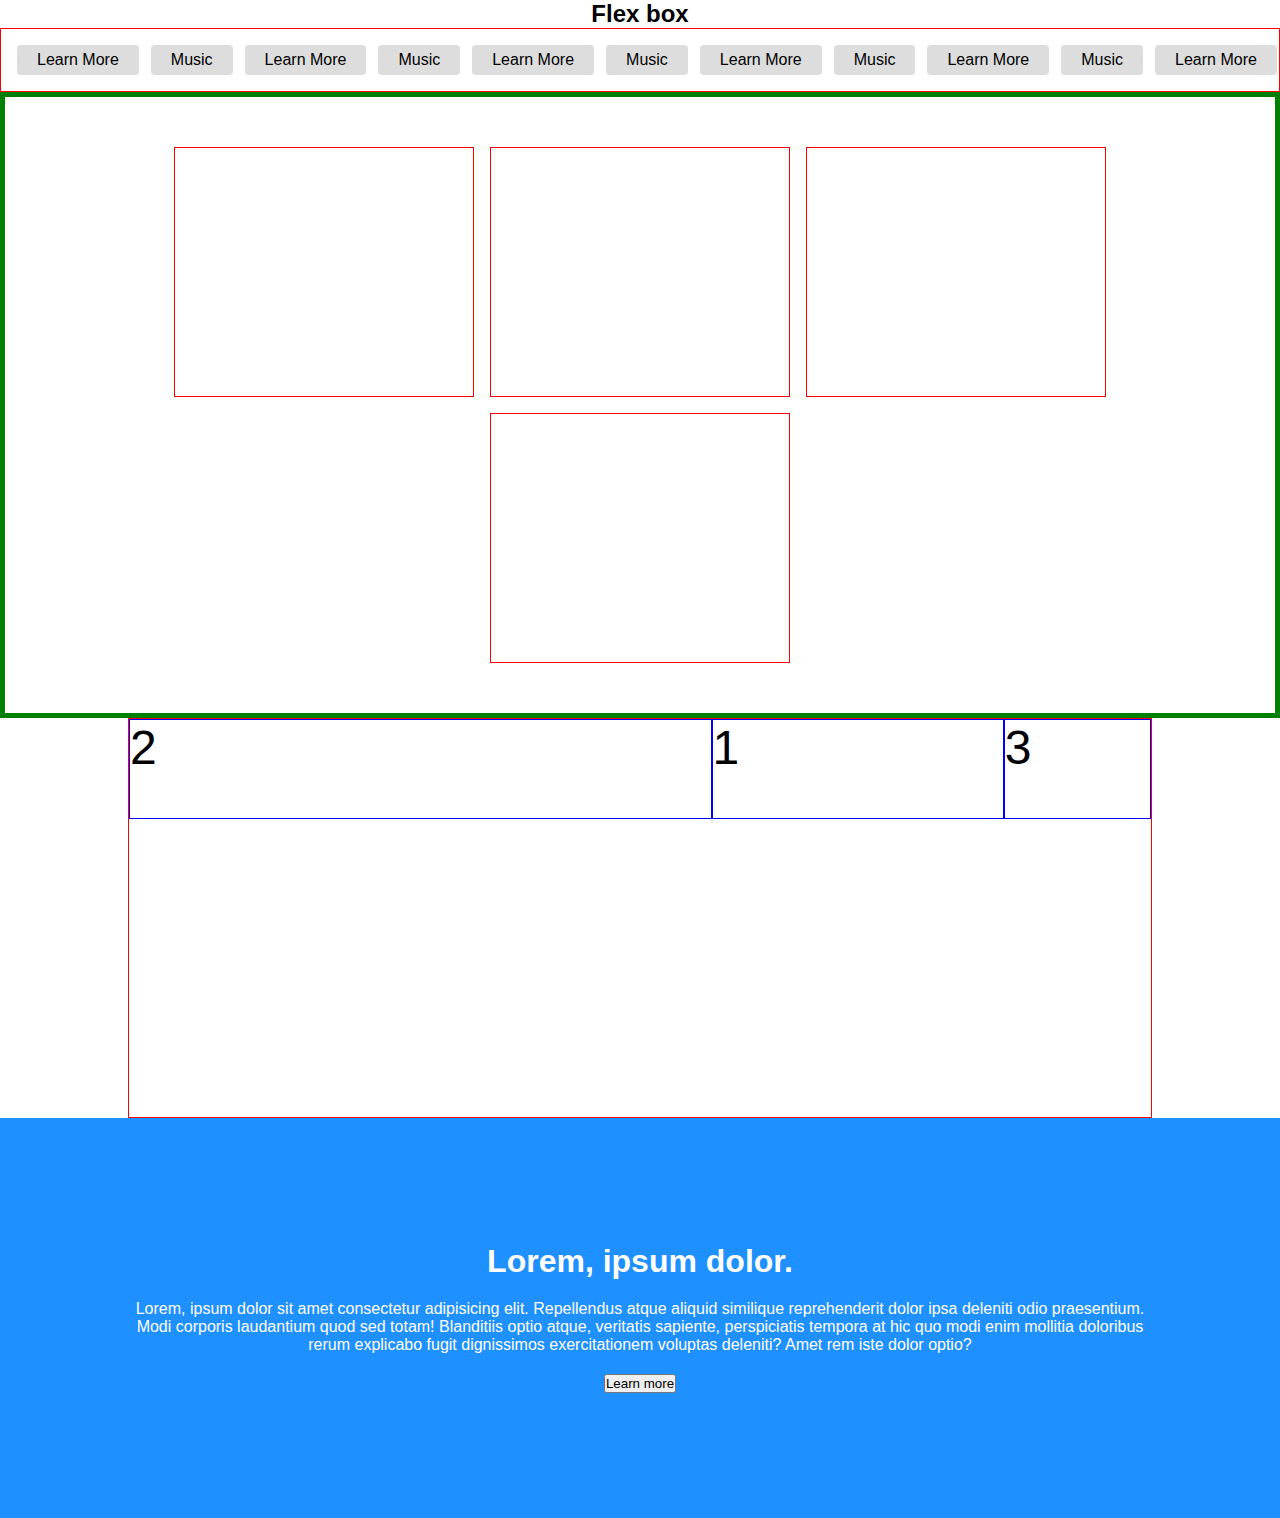
<file: index.html>
<!DOCTYPE html>
<html lang="en">
<head>
    <meta charset="UTF-8">
    <meta http-equiv="X-UA-Compatible" content="IE=edge">
    <meta name="viewport" content="width=device-width, initial-scale=1.0">
    <title>Document</title>
    <link rel="stylesheet" href="./style.css">
</head>
<body>

    <h2 class="title">Flex box</h2>

    <div class="navbar__bottom">
        <p>Learn More</p>
        <p>Music</p>
        <p>Learn More</p>
        <p>Music</p>
        <p>Learn More</p>
        <p>Music</p>
        <p>Learn More</p>
        <p>Music</p>
        <p>Learn More</p>
        <p>Music</p>
        <p>Learn More</p>
        <p>Music</p>
        <p>Learn More</p>
        <p>Music</p>
        <p>Learn More</p>
        <p>Music</p>
        <p>Learn More</p>
        <p>Music</p>
        <p>Learn More</p>
        <p>Music</p>
        <p>Learn More</p>
        <p>Music</p>
        <p>Learn More</p>
        <p>Music</p> 
        <p>Learn More</p>
        <p>Music</p>
        <p>Learn More</p>
        <p>Music</p>
        <p>Learn More</p>
        <p>Music</p>
        <p>Learn More</p>
        <p>Music</p>
        <p>Learn More</p>
        <p>Music</p>
        
    </div>

    <div class="main">
        <div class="card"></div>
        <div class="card"></div>
        <div class="card"></div>
        <div class="card"></div>
    </div>
    
    <div class="container">
        <div class="box first">1</div>
        <div class="box second">2</div>
        <div class="box third">3</div>
    </div>
     
    <div class="text">
        <h1>Lorem, ipsum dolor.</h1>
        <p>Lorem, ipsum dolor sit amet consectetur adipisicing elit. Repellendus atque aliquid similique reprehenderit dolor ipsa deleniti odio praesentium. Modi corporis laudantium quod sed totam! Blanditiis optio atque, veritatis sapiente, perspiciatis tempora at hic quo modi enim mollitia doloribus rerum explicabo fugit dignissimos exercitationem voluptas deleniti? Amet rem iste dolor optio?</p>
        <button>Learn more</button>
    </div>



</body>
</html>
</file>
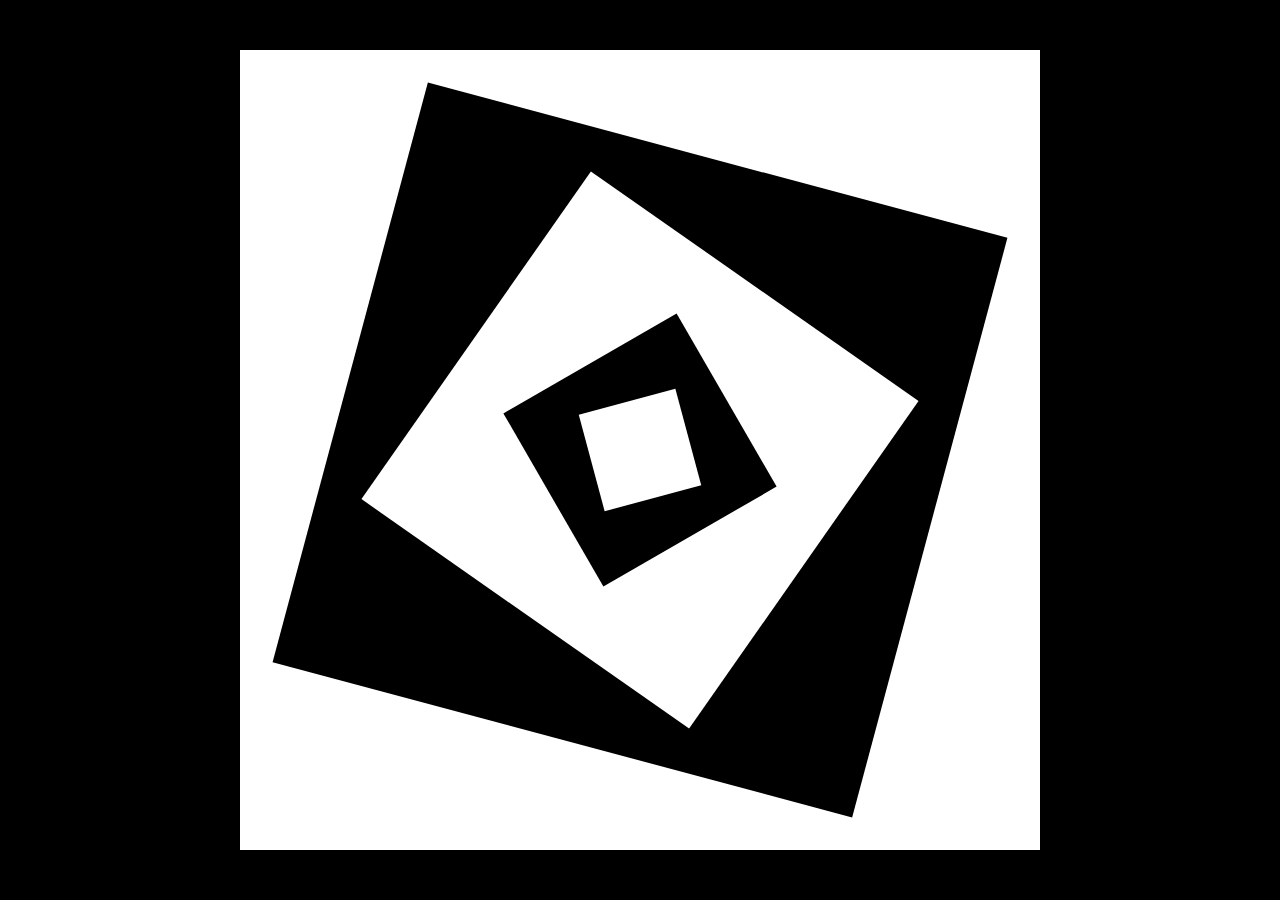
<file: hw1.html>
<!DOCTYPE html>
<html lang="en">
<head>
    <meta charset="UTF-8">
    <meta http-equiv="X-UA-Compatible" content="IE=edge">
    <meta name="viewport" content="width=device-width, initial-scale=1.0">
    <title>Document</title>
    <link rel="stylesheet" href="./hw1.css">
</head>
<body>
    <section class="box">
        <div class="box1">
            <div class="box2">
                <div class="box3">
                    <div class="box4">
                        <div class="box5"></div>
                    </div>
                </div>
            </div>
        </div>
    </section>
    
</body>
</html>
</file>
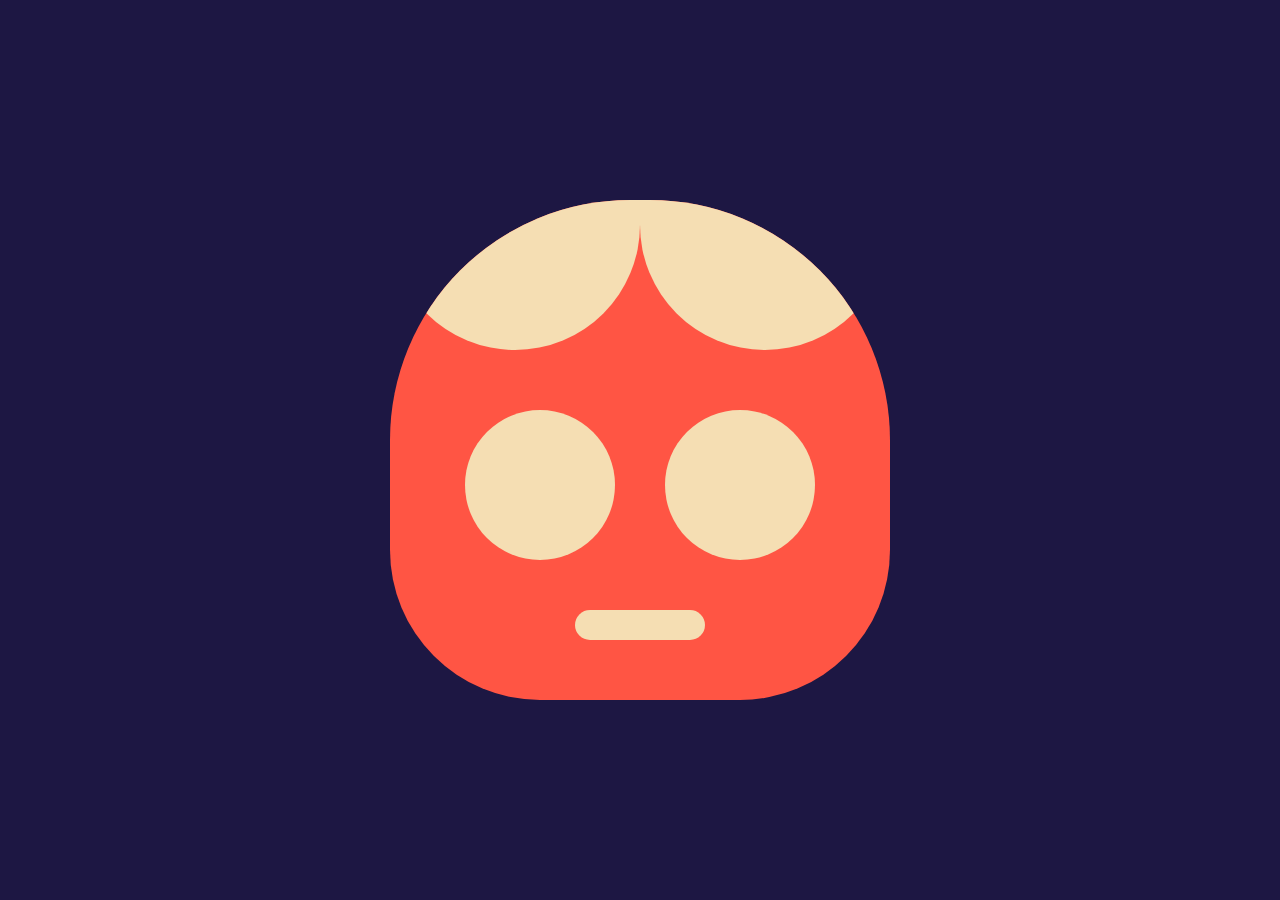
<file: hw2.html>
<!DOCTYPE html>
<html lang="en">
<head>
    <meta charset="UTF-8">
    <meta http-equiv="X-UA-Compatible" content="IE=edge">
    <meta name="viewport" content="width=device-width, initial-scale=1.0">
    <title>Document</title>
    <link rel="stylesheet" href="./hw2.css">
</head>
<body>
    <div class="box">
        <div class="main">
            <div class="hair"></div>
            <div class="hair"></div>
        </div>
        <div class="eyes">
             <div class="eye first"></div>
             <div class="eye "></div>
        </div>
        <div class="mouth"></div>
    </div>
</body>
</html>
</file>
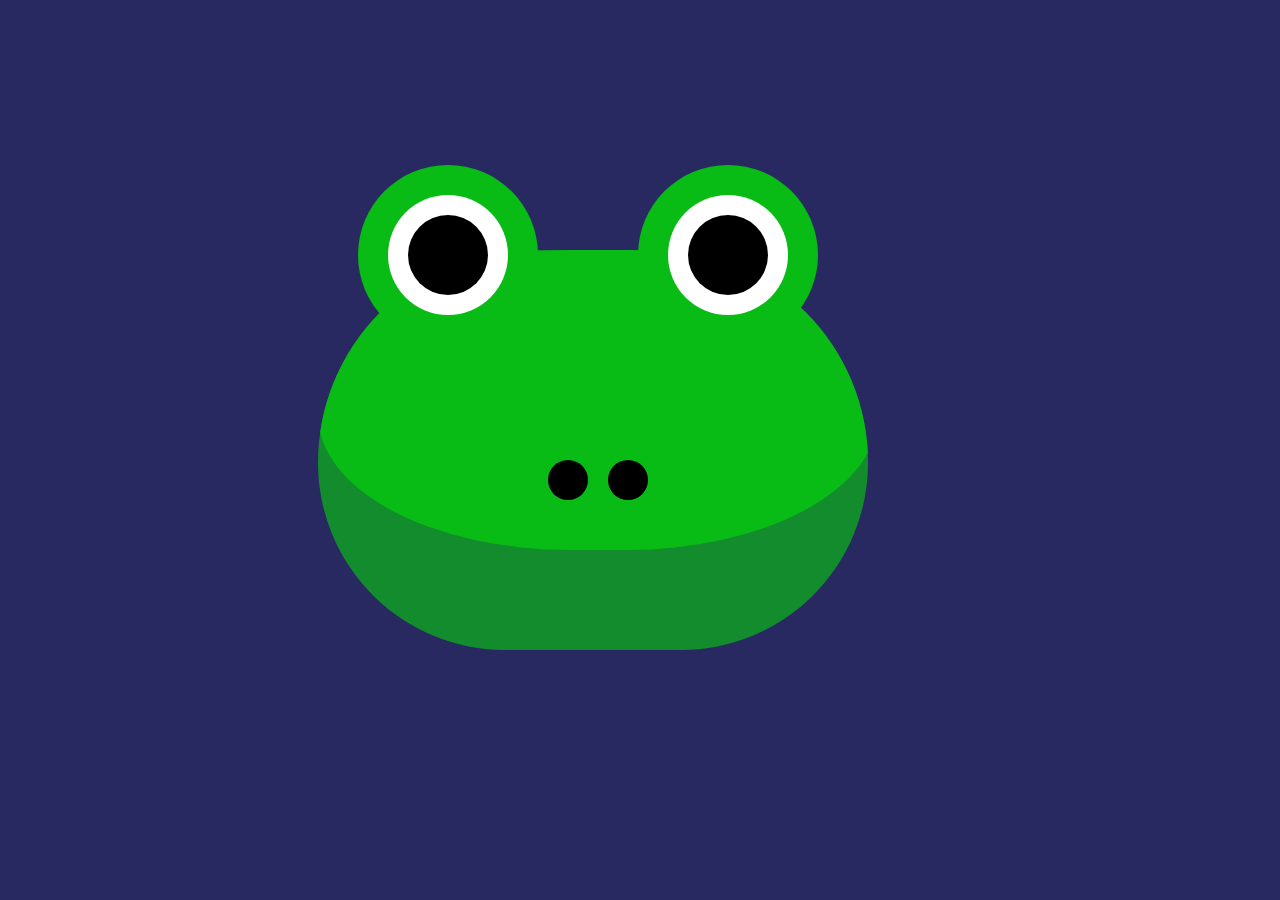
<file: plus.html>
<!DOCTYPE html>
<html lang="en">
<head>
    <meta charset="UTF-8">
    <meta http-equiv="X-UA-Compatible" content="IE=edge">
    <meta name="viewport" content="width=device-width, initial-scale=1.0">
    <title>Document</title>
    <link rel="stylesheet" href="./plus.css">
</head>
<body>
    <section class="main">
        <div class="eye">
            <div class="circle">
                <div class="inner_circle"></div>
            </div>
        </div>
        <div class="eye right">
            <div class="circle">
                <div class="inner_circle"></div>
            </div>
        </div>
        <div class="head">
            
            <div class="background">
                
                <div class="nose"></div>
                <div class="nose second"></div>
            </div>
         
        </div>
    </section>





    
</body>
</html>
</file>
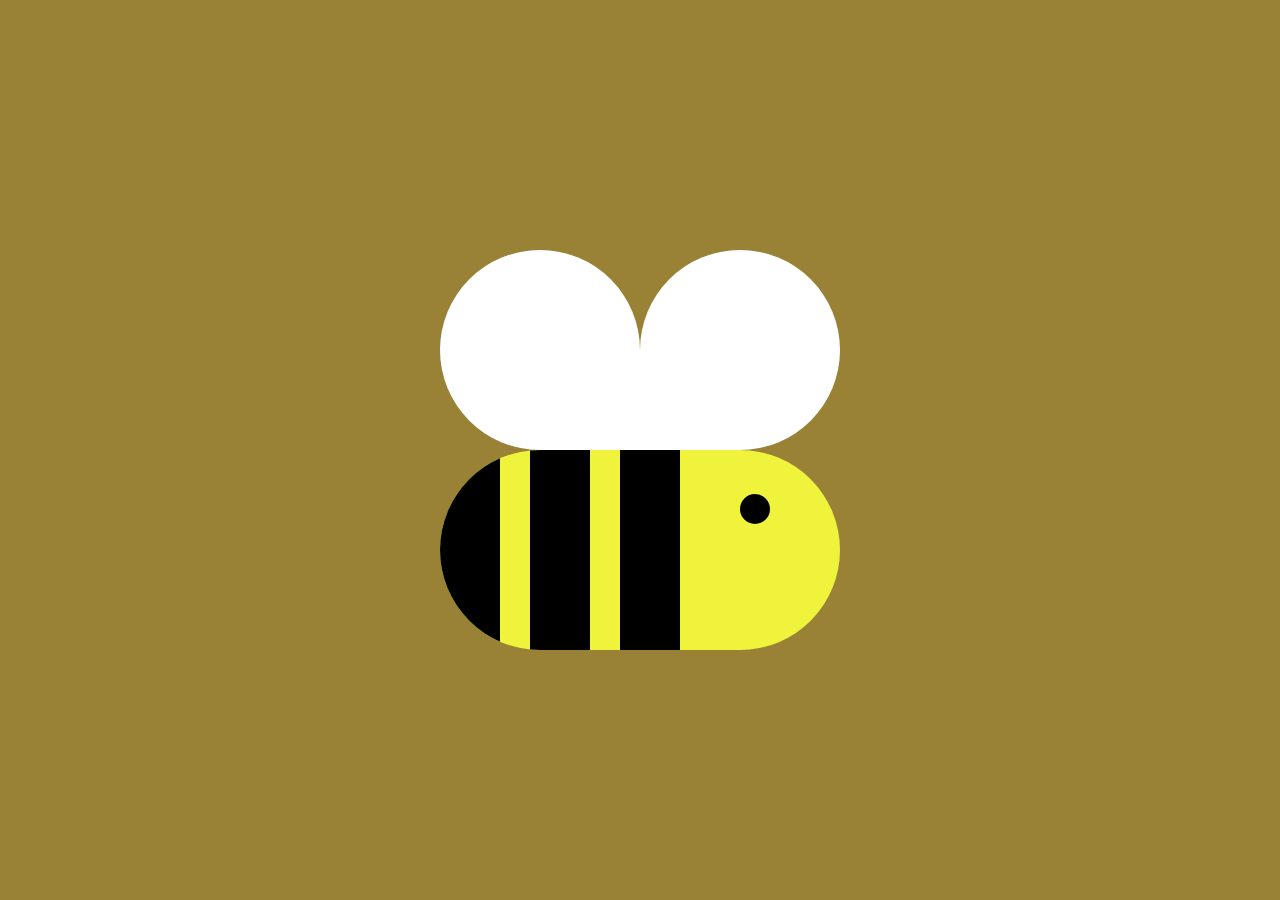
<file: practice.html>
<!DOCTYPE html>
<html lang="en">
<head>
    <meta charset="UTF-8">
    <meta http-equiv="X-UA-Compatible" content="IE=edge">
    <meta name="viewport" content="width=device-width, initial-scale=1.0">
    <title>Document</title>
    <link rel="stylesheet" href="./practice.css">
</head>
<body>
    <section class="main">
        <div class="bee">
            <div class="wing">
                <div class="wing__left"></div>
                <div class="wing__right"></div>
            </div>
            <div class="bee__body">
                <div class="line"></div>
                <div class="line"></div>
                <div class="line"></div>
                <div class="eye"></div>
            </div>
        </div>
    </section>
    
</body>
</html>
</file>
<file: style.css>
*{
    margin: 0;
    padding: 0;
    box-sizing: border-box;
    font-family: sans-serif;
}
.title{
    text-align: center;
}
.container{
    width: 80%;
    height: 400px;
    border: 1px solid red;
    margin: auto;
    display: flex;
    align-items: flex-start;
    /* 0 - 1 - 1 - 0 */
    justify-content: space-between;
    /* 1 - 1 - 1 -1 */
    justify-content: space-evenly;
    /* 1 - 2 - 2 - 1 */
    justify-content: space-around;

    flex-direction: row;
    align-items: flex-start;
    justify-content: flex-start;
}
.first{
    flex: 2;
    order: 2;
}
.second{
    flex: 4;
    order: 1;
}
.third{
    flex: 1;
    order: 3;
}
.box{
    width: 100px;
    height: 100px;
    border: 1px solid blue;
    font-size: 3rem;
}
.text{
    width: 100%;
    height: 400px;
    background: dodgerblue;
    color: #fff;
    display: flex;
    flex-direction: column;
    justify-content: center;
    align-items: center;
    gap: 20px;
    padding: 0 10%;
    text-align: center;
}
.main{
    padding: 50px 10%;
    display: flex;
    gap: 16px;
    border: 5px solid green;
    flex-wrap: wrap;
    justify-content: center;
}
.card{
    width: 300px;
    height: 250px;
    border: 1px solid red;
}
.navbar__bottom{
    display: flex;
    gap: 12px;
    border: 1px solid red;
    overflow: hidden;
    padding: 16px;
}
.navbar__bottom p{
    background: #ddd;
    border-radius: 4px;
    padding: 6px 20px;
    white-space: nowrap;
}
</file>
<file: hw1.css>
*{
    margin: 0;
    padding: 0;
    box-sizing: border-box;
    font-family: sans-serif;
}

.box{
    width: 100%;
    height: 100vh;
    background: #000;
    display: flex;
    align-items: center;
    justify-content: center;
}
.box1{
    width: 800px;
    height: 800px;
    background: #fff;
    display: flex;
    align-items: center;
    justify-content: center;
}
.box2{
    width: 600px;
    height: 600px;
    background: #000;
    display: flex;
    align-items: center;
    justify-content: center;
    transform: rotate(15deg);
}
.box3{
    width: 400px;
    height: 400px;
    background: #fff;
    display: flex;
    align-items: center;
    justify-content: center;
    transform: rotate(20deg);
}
.box4{
    width: 200px;
    height: 200px;
    background: #000;
    transform: rotate(25deg);
    display: flex;
    align-items: center;
    justify-content: center;
}
.box5{
    width: 100px;
    height: 100px;
    background: #fff;
    transform: rotate(15deg);
}
</file>
<file: hw2.css>
*{
    margin: 0;
    padding: 0;
    box-sizing: border-box;
    font-family: sans-serif;
}
body{
    width: 100%;
    height: 100vh;
    background: rgb(29, 23, 67);
    display: flex;
    align-items: center;
    justify-content: center;
}
.box{
    width: 500px;
    height: 500px;
    background: #f54;
    border-radius: 240px 240px 150px 150px;
    overflow: hidden;
}
.main{
    display: flex;
    justify-content: center;
    flex-wrap: wrap;
    
}
.hair{
    width: 250px;
    height: 250px;
    background: wheat;
    border-radius:100px 100px 50% 50%;
    transform: translateY(-100px);
}

.eyes{
    display: flex;
    justify-content: center;
    margin-top: 60px;
}
.eye{
    width: 150px;
    height: 150px;
    background: wheat;
    border-radius: 50%;
    transform: translateY(-100px);
}
.first{
    margin-right: 50px;
}
.mouth{
    width: 130px;
    height: 30px;
    background: wheat;
    display: flex;
    margin: auto;
    border-radius:25px;
    transform: translateY(-50px);
}
</file>
<file: plus.css>
*{
    margin: 0;
    padding: 0;
    box-sizing: border-box;
    font-family: sans-serif;
}
.main{
    width: 100%;
    height: 100vh;
    background: rgb(41, 41, 97);
    display: flex;
    align-items: center;
    justify-content: center;
}
.head{
    width: 550px;
    height: 400px;
    background-color: rgba(9, 190, 21, 0.667);
    border-radius: 250px 250px 220px 220px ;
    overflow: hidden;
    transform: translateX(-300px);
}
.background{
    width: 560px;
    height: 300px;
    background-color: rgb(9, 188, 21);
    display: flex;
    margin: auto;
    justify-content: center;
    border-radius:45%;
}
.eye{
    width: 180px;
    height: 180px;
    background: rgb(9, 188, 21);
    border-radius: 50%;
    margin-left: 45px;
    transform:translateX(200px) translateY(-195px);
    display: flex;
    justify-content: center;
    align-items: center;
    z-index: 58447;
}
.right{
    margin-left: 100px;
}
.circle{
    width: 120px;
    height: 120px;
    background: #fff;
    border-radius: 50%;
    display: flex;
    align-items: center;
    justify-content: center;
}
.inner_circle{
    width: 80px;
    height: 80px;
    border-radius: 50%;
    background: #000;
}
.nose{
    width: 40px;
    height: 40px;
    background-color: #000;
    border-radius:50%;  
    margin-top: 210px;

}
.second{
    margin-left: 20px;
}
</file>
<file: practice.css>
*{
    margin: 0;
    padding: 0;
    box-sizing: border-box;
    font-family: sans-serif;
}
.main{
    width: 100%;
    height: 100vh;
    background: #998235;
    display: flex;
    align-items: center;
    justify-content: center;
}
.wing{
    display: flex;
    transform-origin: bottom;
    animation: action .1s linear infinite alternate;
}
@keyframes action{
    to{
        transform: scaleY(.6);
    }
}

.wing__left,
.wing__right{
    width: 200px;
    height: 200px;
    background: #fff;
    border-radius: 150px 150px 0 150px;
}
.wing__right{
    border-radius: 150px 150px 150px     0px;

}
.bee__body{
    width: 400px;
    height: 200px;
    background: #eff33c;
    border-radius: 200px;
    display: flex;
    overflow: hidden;
    position: relative;
}
.line{
    width: 60px;
    height: 100%;
    background: #000;
    margin-right: 30px;
}
.eye{
    width: 30px;
    height: 30px;
    border-radius: 50%;
    background: #000;
    position: absolute;
    top: 44px;
    right: 70px;
}
</file>
